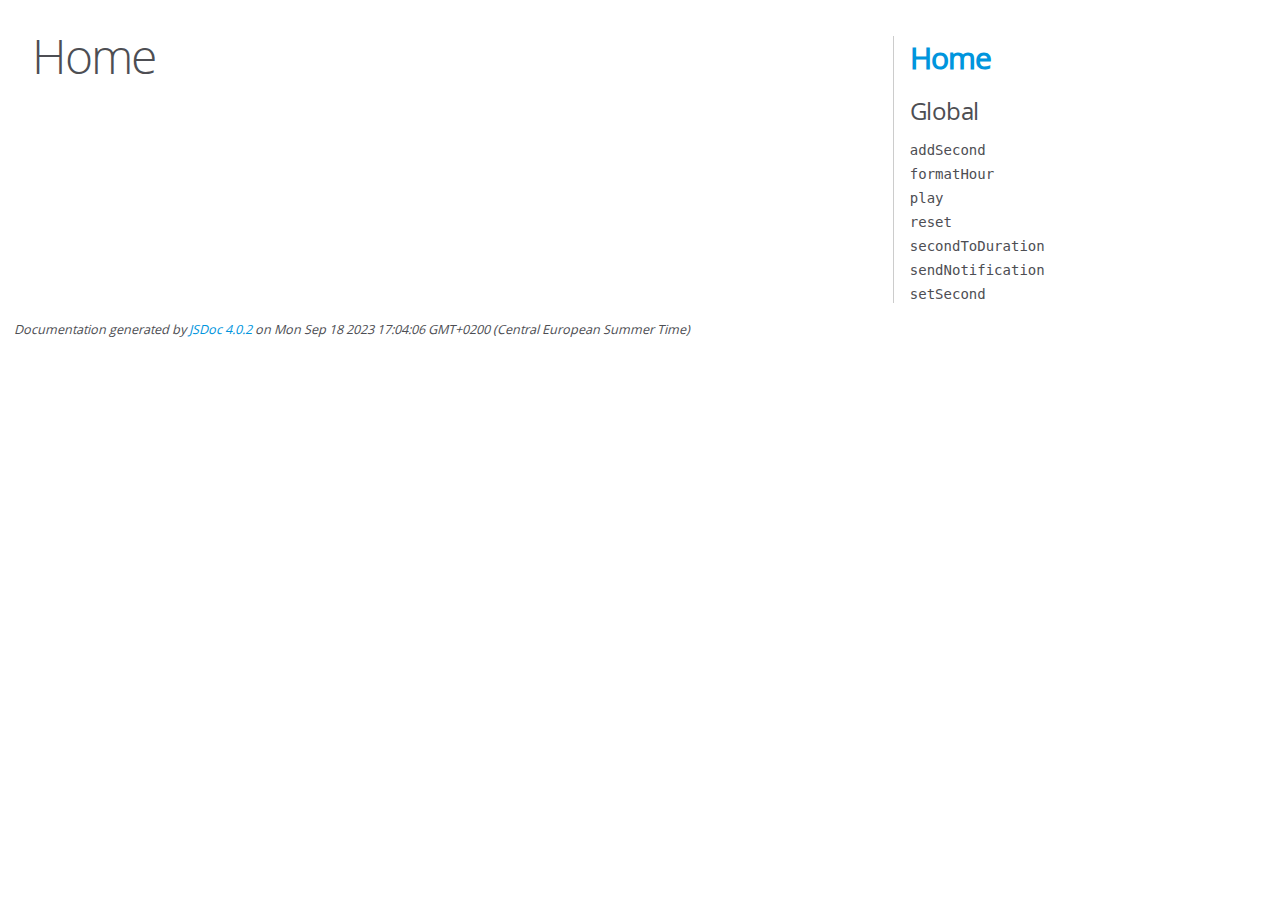
<file: doc/index.html>
<!DOCTYPE html>
<html lang="en">
<head>
    <meta charset="utf-8">
    <title>JSDoc: Home</title>

    <script src="scripts/prettify/prettify.js"> </script>
    <script src="scripts/prettify/lang-css.js"> </script>
    <!--[if lt IE 9]>
      <script src="//html5shiv.googlecode.com/svn/trunk/html5.js"></script>
    <![endif]-->
    <link type="text/css" rel="stylesheet" href="styles/prettify-tomorrow.css">
    <link type="text/css" rel="stylesheet" href="styles/jsdoc-default.css">
</head>

<body>

<div id="main">

    <h1 class="page-title">Home</h1>

    



    


    <h3> </h3>










    









</div>

<nav>
    <h2><a href="index.html">Home</a></h2><h3>Global</h3><ul><li><a href="global.html#addSecond">addSecond</a></li><li><a href="global.html#formatHour">formatHour</a></li><li><a href="global.html#play">play</a></li><li><a href="global.html#reset">reset</a></li><li><a href="global.html#secondToDuration">secondToDuration</a></li><li><a href="global.html#sendNotification">sendNotification</a></li><li><a href="global.html#setSecond">setSecond</a></li></ul>
</nav>

<br class="clear">

<footer>
    Documentation generated by <a href="https://github.com/jsdoc/jsdoc">JSDoc 4.0.2</a> on Mon Sep 18 2023 17:04:06 GMT+0200 (Central European Summer Time)
</footer>

<script> prettyPrint(); </script>
<script src="scripts/linenumber.js"> </script>
</body>
</html>
</file>
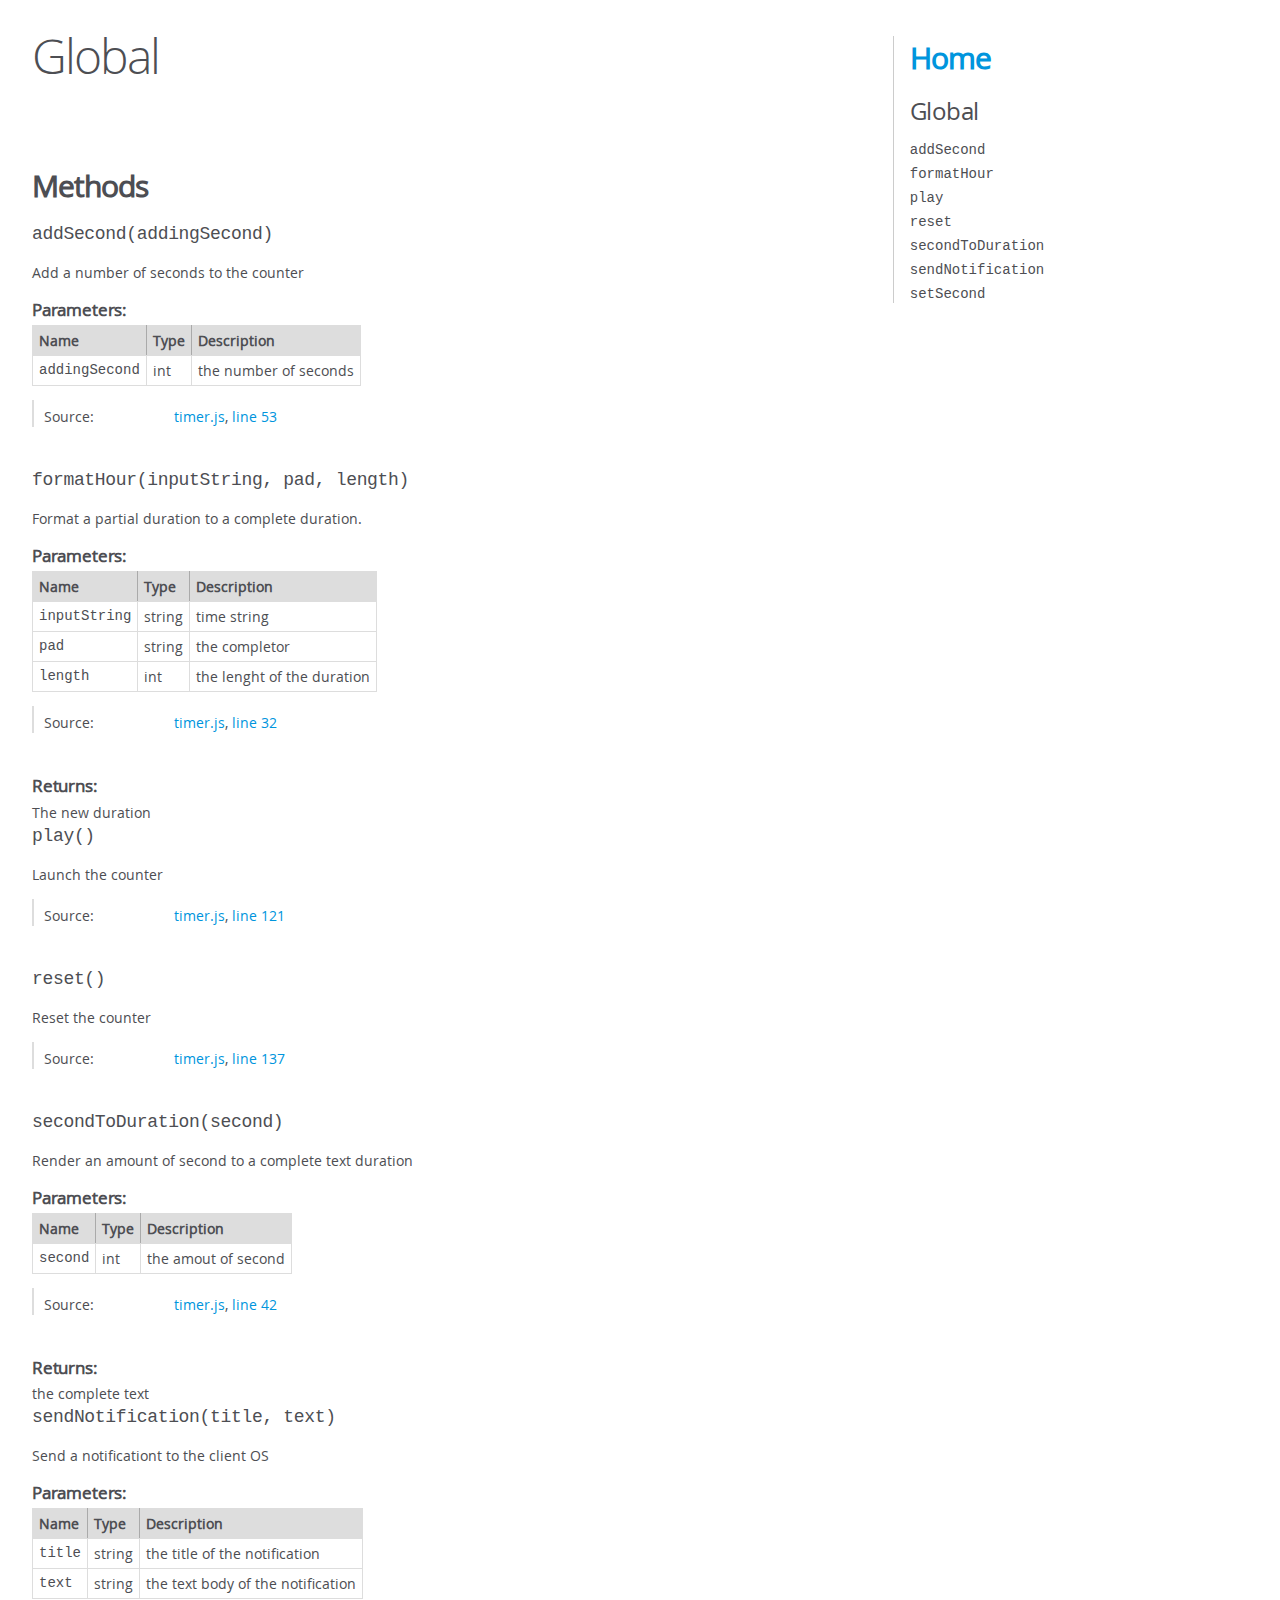
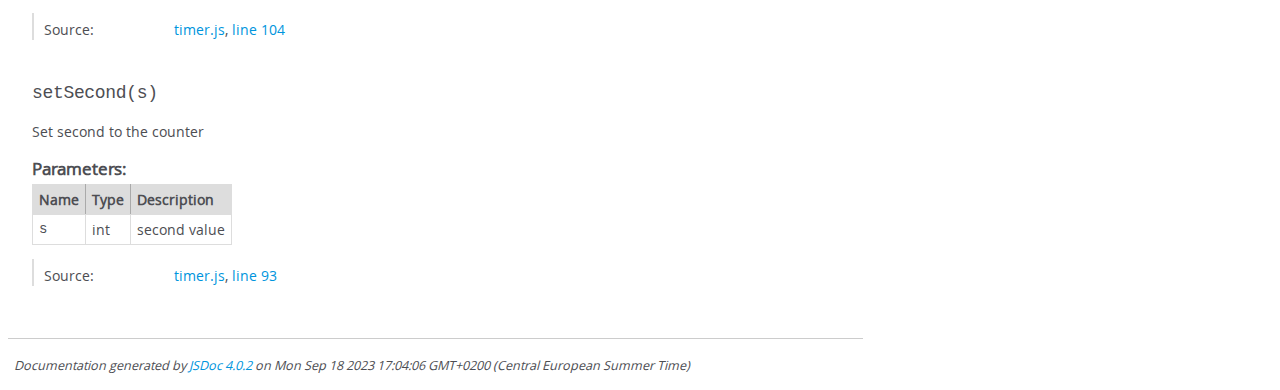
<file: doc/global.html>
<!DOCTYPE html>
<html lang="en">
<head>
    <meta charset="utf-8">
    <title>JSDoc: Global</title>

    <script src="scripts/prettify/prettify.js"> </script>
    <script src="scripts/prettify/lang-css.js"> </script>
    <!--[if lt IE 9]>
      <script src="//html5shiv.googlecode.com/svn/trunk/html5.js"></script>
    <![endif]-->
    <link type="text/css" rel="stylesheet" href="styles/prettify-tomorrow.css">
    <link type="text/css" rel="stylesheet" href="styles/jsdoc-default.css">
</head>

<body>

<div id="main">

    <h1 class="page-title">Global</h1>

    




<section>

<header>
    
        <h2></h2>
        
    
</header>

<article>
    <div class="container-overview">
    
        

        


<dl class="details">

    

    

    

    

    

    

    

    

    

    

    

    

    

    

    

    
</dl>


        
    
    </div>

    

    

    

    

    

    

    

    
        <h3 class="subsection-title">Methods</h3>

        
            

    

    
    <h4 class="name" id="addSecond"><span class="type-signature"></span>addSecond<span class="signature">(addingSecond)</span><span class="type-signature"></span></h4>
    

    



<div class="description">
    Add a number of seconds to the counter
</div>









    <h5>Parameters:</h5>
    

<table class="params">
    <thead>
    <tr>
        
        <th>Name</th>
        

        <th>Type</th>

        

        

        <th class="last">Description</th>
    </tr>
    </thead>

    <tbody>
    

        <tr>
            
                <td class="name"><code>addingSecond</code></td>
            

            <td class="type">
            
                
<span class="param-type">int</span>


            
            </td>

            

            

            <td class="description last">the number of seconds</td>
        </tr>

    
    </tbody>
</table>






<dl class="details">

    

    

    

    

    

    

    

    

    

    

    

    

    
    <dt class="tag-source">Source:</dt>
    <dd class="tag-source"><ul class="dummy"><li>
        <a href="timer.js.html">timer.js</a>, <a href="timer.js.html#line53">line 53</a>
    </li></ul></dd>
    

    

    

    
</dl>




















        
            

    

    
    <h4 class="name" id="formatHour"><span class="type-signature"></span>formatHour<span class="signature">(inputString, pad, length)</span><span class="type-signature"></span></h4>
    

    



<div class="description">
    Format a partial duration to a complete duration.
</div>









    <h5>Parameters:</h5>
    

<table class="params">
    <thead>
    <tr>
        
        <th>Name</th>
        

        <th>Type</th>

        

        

        <th class="last">Description</th>
    </tr>
    </thead>

    <tbody>
    

        <tr>
            
                <td class="name"><code>inputString</code></td>
            

            <td class="type">
            
                
<span class="param-type">string</span>


            
            </td>

            

            

            <td class="description last">time string</td>
        </tr>

    

        <tr>
            
                <td class="name"><code>pad</code></td>
            

            <td class="type">
            
                
<span class="param-type">string</span>


            
            </td>

            

            

            <td class="description last">the completor</td>
        </tr>

    

        <tr>
            
                <td class="name"><code>length</code></td>
            

            <td class="type">
            
                
<span class="param-type">int</span>


            
            </td>

            

            

            <td class="description last">the lenght of the duration</td>
        </tr>

    
    </tbody>
</table>






<dl class="details">

    

    

    

    

    

    

    

    

    

    

    

    

    
    <dt class="tag-source">Source:</dt>
    <dd class="tag-source"><ul class="dummy"><li>
        <a href="timer.js.html">timer.js</a>, <a href="timer.js.html#line32">line 32</a>
    </li></ul></dd>
    

    

    

    
</dl>















<h5>Returns:</h5>

        
<div class="param-desc">
    The new duration
</div>



    





        
            

    

    
    <h4 class="name" id="play"><span class="type-signature"></span>play<span class="signature">()</span><span class="type-signature"></span></h4>
    

    



<div class="description">
    Launch the counter
</div>













<dl class="details">

    

    

    

    

    

    

    

    

    

    

    

    

    
    <dt class="tag-source">Source:</dt>
    <dd class="tag-source"><ul class="dummy"><li>
        <a href="timer.js.html">timer.js</a>, <a href="timer.js.html#line121">line 121</a>
    </li></ul></dd>
    

    

    

    
</dl>




















        
            

    

    
    <h4 class="name" id="reset"><span class="type-signature"></span>reset<span class="signature">()</span><span class="type-signature"></span></h4>
    

    



<div class="description">
    Reset the counter
</div>













<dl class="details">

    

    

    

    

    

    

    

    

    

    

    

    

    
    <dt class="tag-source">Source:</dt>
    <dd class="tag-source"><ul class="dummy"><li>
        <a href="timer.js.html">timer.js</a>, <a href="timer.js.html#line137">line 137</a>
    </li></ul></dd>
    

    

    

    
</dl>




















        
            

    

    
    <h4 class="name" id="secondToDuration"><span class="type-signature"></span>secondToDuration<span class="signature">(second)</span><span class="type-signature"></span></h4>
    

    



<div class="description">
    Render an amount of second to a complete text duration
</div>









    <h5>Parameters:</h5>
    

<table class="params">
    <thead>
    <tr>
        
        <th>Name</th>
        

        <th>Type</th>

        

        

        <th class="last">Description</th>
    </tr>
    </thead>

    <tbody>
    

        <tr>
            
                <td class="name"><code>second</code></td>
            

            <td class="type">
            
                
<span class="param-type">int</span>


            
            </td>

            

            

            <td class="description last">the amout of second</td>
        </tr>

    
    </tbody>
</table>






<dl class="details">

    

    

    

    

    

    

    

    

    

    

    

    

    
    <dt class="tag-source">Source:</dt>
    <dd class="tag-source"><ul class="dummy"><li>
        <a href="timer.js.html">timer.js</a>, <a href="timer.js.html#line42">line 42</a>
    </li></ul></dd>
    

    

    

    
</dl>















<h5>Returns:</h5>

        
<div class="param-desc">
    the complete text
</div>



    





        
            

    

    
    <h4 class="name" id="sendNotification"><span class="type-signature"></span>sendNotification<span class="signature">(title, text)</span><span class="type-signature"></span></h4>
    

    



<div class="description">
    Send a notificationt to the client OS
</div>









    <h5>Parameters:</h5>
    

<table class="params">
    <thead>
    <tr>
        
        <th>Name</th>
        

        <th>Type</th>

        

        

        <th class="last">Description</th>
    </tr>
    </thead>

    <tbody>
    

        <tr>
            
                <td class="name"><code>title</code></td>
            

            <td class="type">
            
                
<span class="param-type">string</span>


            
            </td>

            

            

            <td class="description last">the title of the notification</td>
        </tr>

    

        <tr>
            
                <td class="name"><code>text</code></td>
            

            <td class="type">
            
                
<span class="param-type">string</span>


            
            </td>

            

            

            <td class="description last">the text body of the notification</td>
        </tr>

    
    </tbody>
</table>






<dl class="details">

    

    

    

    

    

    

    

    

    

    

    

    

    
    <dt class="tag-source">Source:</dt>
    <dd class="tag-source"><ul class="dummy"><li>
        <a href="timer.js.html">timer.js</a>, <a href="timer.js.html#line104">line 104</a>
    </li></ul></dd>
    

    

    

    
</dl>




















        
            

    

    
    <h4 class="name" id="setSecond"><span class="type-signature"></span>setSecond<span class="signature">(s)</span><span class="type-signature"></span></h4>
    

    



<div class="description">
    Set second to the counter
</div>









    <h5>Parameters:</h5>
    

<table class="params">
    <thead>
    <tr>
        
        <th>Name</th>
        

        <th>Type</th>

        

        

        <th class="last">Description</th>
    </tr>
    </thead>

    <tbody>
    

        <tr>
            
                <td class="name"><code>s</code></td>
            

            <td class="type">
            
                
<span class="param-type">int</span>


            
            </td>

            

            

            <td class="description last">second value</td>
        </tr>

    
    </tbody>
</table>






<dl class="details">

    

    

    

    

    

    

    

    

    

    

    

    

    
    <dt class="tag-source">Source:</dt>
    <dd class="tag-source"><ul class="dummy"><li>
        <a href="timer.js.html">timer.js</a>, <a href="timer.js.html#line93">line 93</a>
    </li></ul></dd>
    

    

    

    
</dl>




















        
    

    

    
</article>

</section>




</div>

<nav>
    <h2><a href="index.html">Home</a></h2><h3>Global</h3><ul><li><a href="global.html#addSecond">addSecond</a></li><li><a href="global.html#formatHour">formatHour</a></li><li><a href="global.html#play">play</a></li><li><a href="global.html#reset">reset</a></li><li><a href="global.html#secondToDuration">secondToDuration</a></li><li><a href="global.html#sendNotification">sendNotification</a></li><li><a href="global.html#setSecond">setSecond</a></li></ul>
</nav>

<br class="clear">

<footer>
    Documentation generated by <a href="https://github.com/jsdoc/jsdoc">JSDoc 4.0.2</a> on Mon Sep 18 2023 17:04:06 GMT+0200 (Central European Summer Time)
</footer>

<script> prettyPrint(); </script>
<script src="scripts/linenumber.js"> </script>
</body>
</html>
</file>
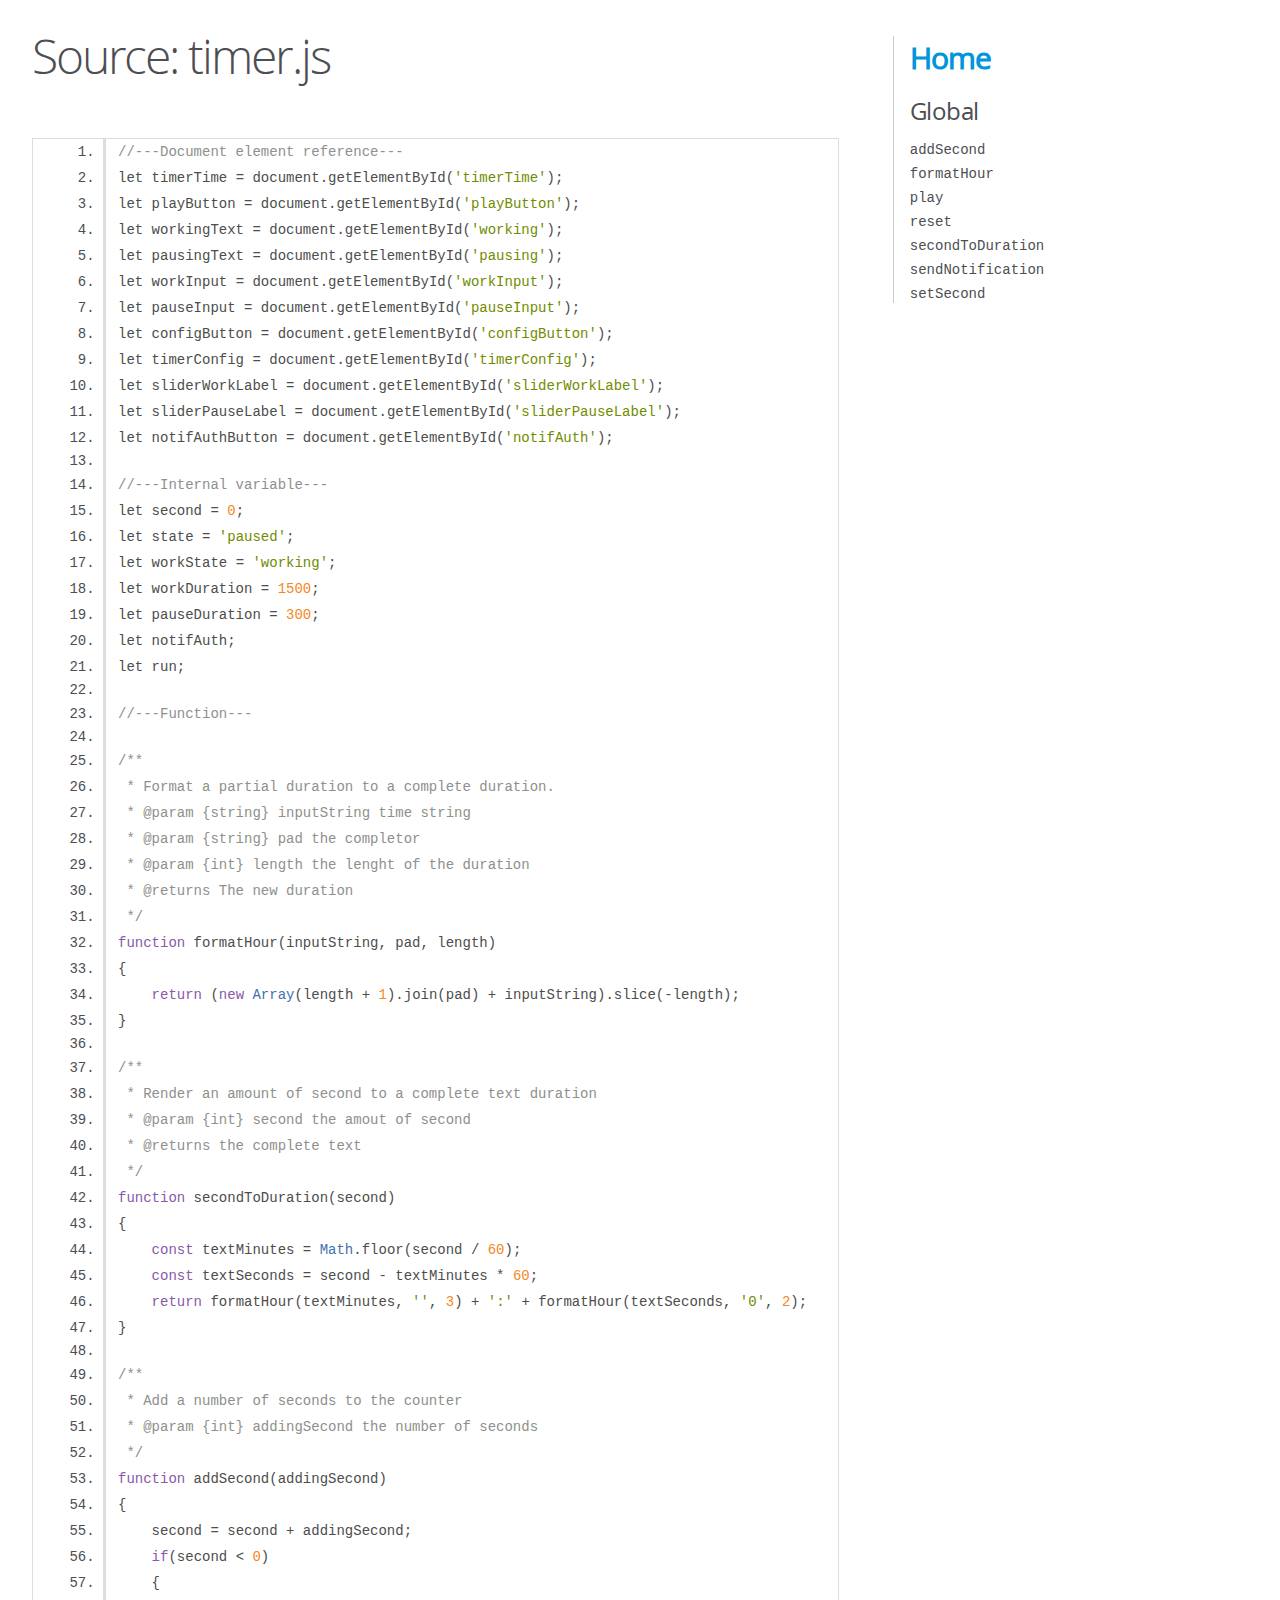
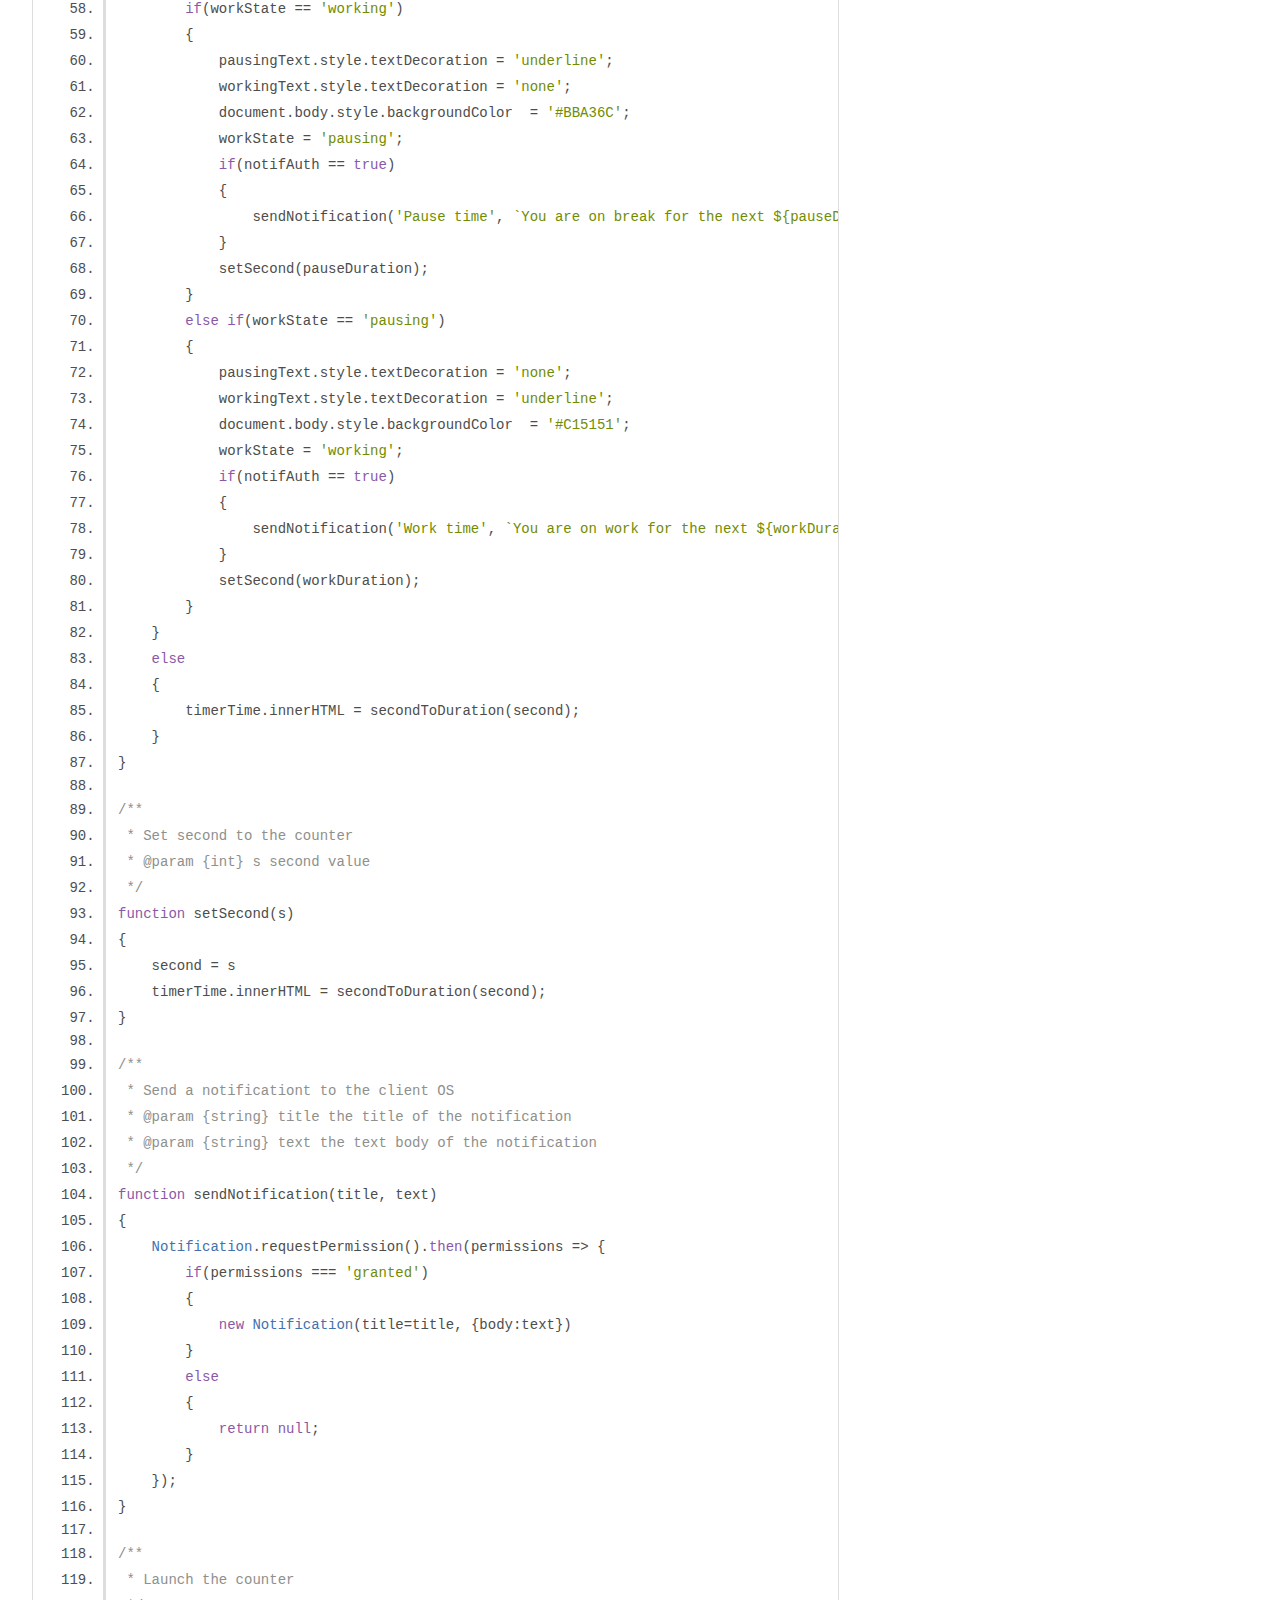
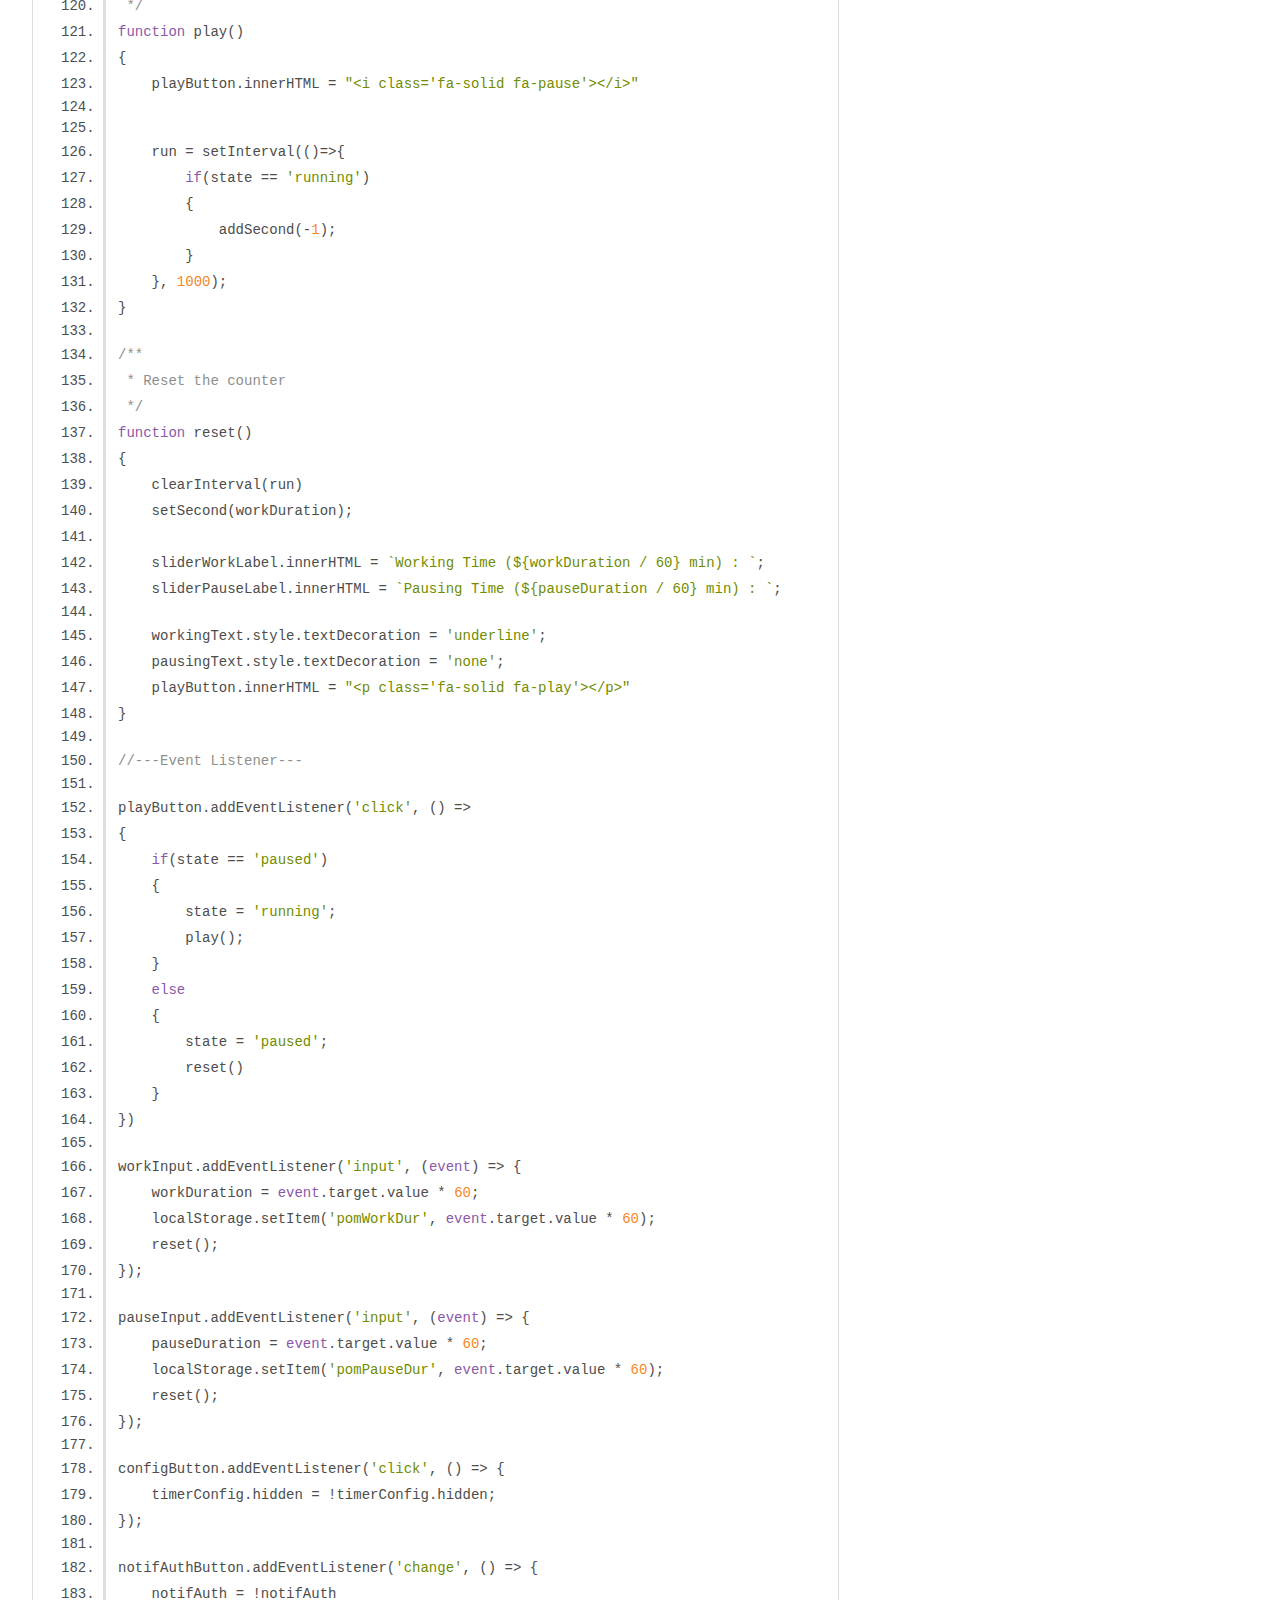
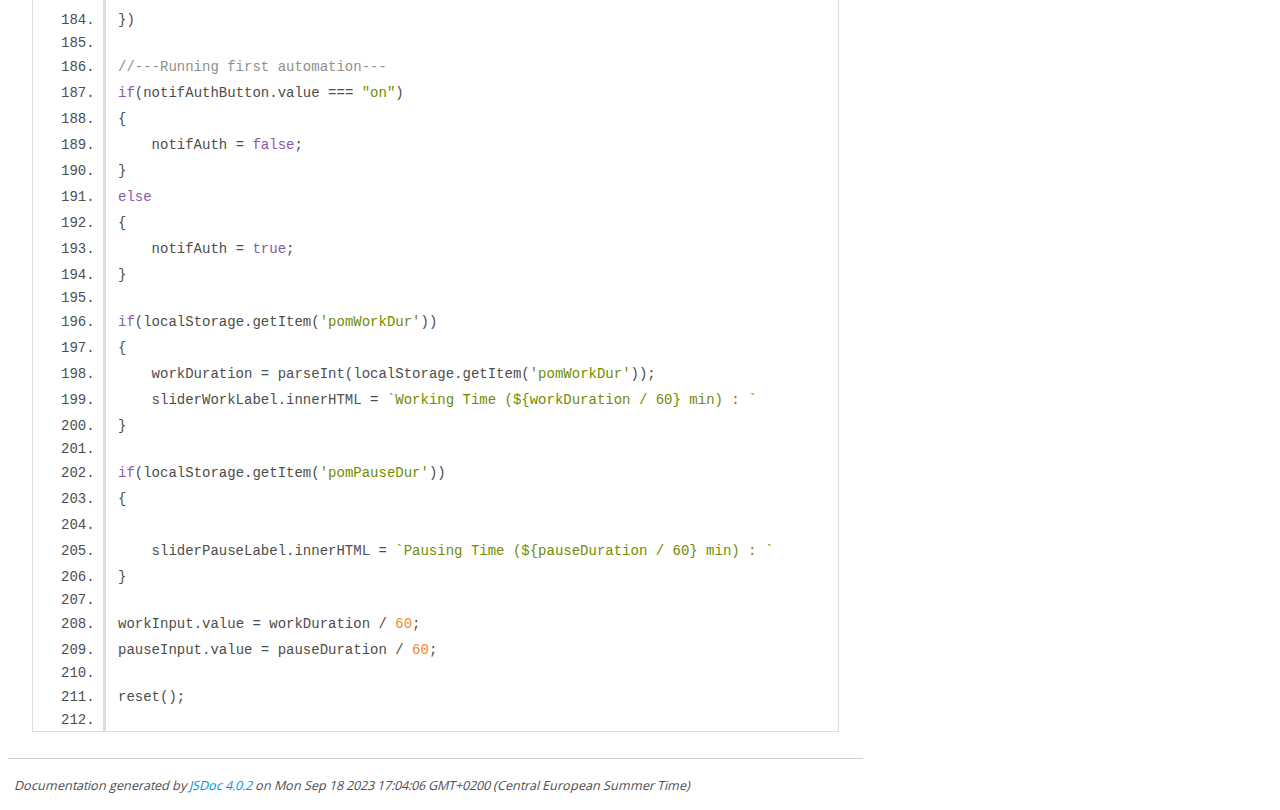
<file: doc/timer.js.html>
<!DOCTYPE html>
<html lang="en">
<head>
    <meta charset="utf-8">
    <title>JSDoc: Source: timer.js</title>

    <script src="scripts/prettify/prettify.js"> </script>
    <script src="scripts/prettify/lang-css.js"> </script>
    <!--[if lt IE 9]>
      <script src="//html5shiv.googlecode.com/svn/trunk/html5.js"></script>
    <![endif]-->
    <link type="text/css" rel="stylesheet" href="styles/prettify-tomorrow.css">
    <link type="text/css" rel="stylesheet" href="styles/jsdoc-default.css">
</head>

<body>

<div id="main">

    <h1 class="page-title">Source: timer.js</h1>

    



    
    <section>
        <article>
            <pre class="prettyprint source linenums"><code>//---Document element reference---
let timerTime = document.getElementById('timerTime'); 
let playButton = document.getElementById('playButton'); 
let workingText = document.getElementById('working'); 
let pausingText = document.getElementById('pausing');
let workInput = document.getElementById('workInput'); 
let pauseInput = document.getElementById('pauseInput');
let configButton = document.getElementById('configButton');
let timerConfig = document.getElementById('timerConfig');
let sliderWorkLabel = document.getElementById('sliderWorkLabel'); 
let sliderPauseLabel = document.getElementById('sliderPauseLabel');
let notifAuthButton = document.getElementById('notifAuth');

//---Internal variable---
let second = 0;
let state = 'paused';
let workState = 'working';
let workDuration = 1500; 
let pauseDuration = 300;
let notifAuth;
let run;

//---Function---

/**
 * Format a partial duration to a complete duration.
 * @param {string} inputString time string
 * @param {string} pad the completor
 * @param {int} length the lenght of the duration
 * @returns The new duration
 */
function formatHour(inputString, pad, length) 
{
    return (new Array(length + 1).join(pad) + inputString).slice(-length);
}

/**
 * Render an amount of second to a complete text duration
 * @param {int} second the amout of second
 * @returns the complete text
 */
function secondToDuration(second)
{
    const textMinutes = Math.floor(second / 60);
    const textSeconds = second - textMinutes * 60;
    return formatHour(textMinutes, '', 3) + ':' + formatHour(textSeconds, '0', 2);
}

/**
 * Add a number of seconds to the counter
 * @param {int} addingSecond the number of seconds
 */
function addSecond(addingSecond)
{
    second = second + addingSecond;
    if(second &lt; 0)
    {
        if(workState == 'working')
        {
            pausingText.style.textDecoration = 'underline';
            workingText.style.textDecoration = 'none';
            document.body.style.backgroundColor  = '#BBA36C';
            workState = 'pausing';
            if(notifAuth == true)
            {
                sendNotification('Pause time', `You are on break for the next ${pauseDuration/60} minutes`)
            }
            setSecond(pauseDuration);
        }
        else if(workState == 'pausing')
        {            
            pausingText.style.textDecoration = 'none';
            workingText.style.textDecoration = 'underline';
            document.body.style.backgroundColor  = '#C15151';
            workState = 'working';
            if(notifAuth == true)
            {
                sendNotification('Work time', `You are on work for the next ${workDuration/60} minutes`);
            }
            setSecond(workDuration);
        }
    }
    else
    {
        timerTime.innerHTML = secondToDuration(second);
    }
}

/**
 * Set second to the counter
 * @param {int} s second value
 */
function setSecond(s)
{
    second = s
    timerTime.innerHTML = secondToDuration(second);
}

/**
 * Send a notificationt to the client OS
 * @param {string} title the title of the notification
 * @param {string} text the text body of the notification
 */
function sendNotification(title, text)
{
    Notification.requestPermission().then(permissions => {
        if(permissions === 'granted')
        {
            new Notification(title=title, {body:text})
        }
        else
        {
            return null;
        }
    });
}

/**
 * Launch the counter
 */
function play()
{
    playButton.innerHTML = "&lt;i class='fa-solid fa-pause'>&lt;/i>"


    run = setInterval(()=>{
        if(state == 'running')
        {
            addSecond(-1);
        }
    }, 1000);
}

/**
 * Reset the counter
 */
function reset() 
{
    clearInterval(run)
    setSecond(workDuration);
    
    sliderWorkLabel.innerHTML = `Working Time (${workDuration / 60} min) : `;
    sliderPauseLabel.innerHTML = `Pausing Time (${pauseDuration / 60} min) : `;

    workingText.style.textDecoration = 'underline';
    pausingText.style.textDecoration = 'none';
    playButton.innerHTML = "&lt;p class='fa-solid fa-play'>&lt;/p>"
}

//---Event Listener---

playButton.addEventListener('click', () =>
{
    if(state == 'paused')
    {
        state = 'running';
        play();
    }
    else
    {
        state = 'paused';
        reset()
    }
})

workInput.addEventListener('input', (event) => {
    workDuration = event.target.value * 60;
    localStorage.setItem('pomWorkDur', event.target.value * 60);
    reset();
});

pauseInput.addEventListener('input', (event) => {
    pauseDuration = event.target.value * 60;
    localStorage.setItem('pomPauseDur', event.target.value * 60);
    reset();
});

configButton.addEventListener('click', () => {
    timerConfig.hidden = !timerConfig.hidden;
});

notifAuthButton.addEventListener('change', () => {
    notifAuth = !notifAuth
})

//---Running first automation---
if(notifAuthButton.value === "on")
{
    notifAuth = false;
}
else 
{
    notifAuth = true;
}

if(localStorage.getItem('pomWorkDur'))
{
    workDuration = parseInt(localStorage.getItem('pomWorkDur'));
    sliderWorkLabel.innerHTML = `Working Time (${workDuration / 60} min) : `
}

if(localStorage.getItem('pomPauseDur')) 
{
    
    sliderPauseLabel.innerHTML = `Pausing Time (${pauseDuration / 60} min) : `
}

workInput.value = workDuration / 60;
pauseInput.value = pauseDuration / 60;

reset();

</code></pre>
        </article>
    </section>




</div>

<nav>
    <h2><a href="index.html">Home</a></h2><h3>Global</h3><ul><li><a href="global.html#addSecond">addSecond</a></li><li><a href="global.html#formatHour">formatHour</a></li><li><a href="global.html#play">play</a></li><li><a href="global.html#reset">reset</a></li><li><a href="global.html#secondToDuration">secondToDuration</a></li><li><a href="global.html#sendNotification">sendNotification</a></li><li><a href="global.html#setSecond">setSecond</a></li></ul>
</nav>

<br class="clear">

<footer>
    Documentation generated by <a href="https://github.com/jsdoc/jsdoc">JSDoc 4.0.2</a> on Mon Sep 18 2023 17:04:06 GMT+0200 (Central European Summer Time)
</footer>

<script> prettyPrint(); </script>
<script src="scripts/linenumber.js"> </script>
</body>
</html>
</file>
<file: doc/styles/prettify-tomorrow.css>
/* Tomorrow Theme */
/* Original theme - https://github.com/chriskempson/tomorrow-theme */
/* Pretty printing styles. Used with prettify.js. */
/* SPAN elements with the classes below are added by prettyprint. */
/* plain text */
.pln {
  color: #4d4d4c; }

@media screen {
  /* string content */
  .str {
    color: #718c00; }

  /* a keyword */
  .kwd {
    color: #8959a8; }

  /* a comment */
  .com {
    color: #8e908c; }

  /* a type name */
  .typ {
    color: #4271ae; }

  /* a literal value */
  .lit {
    color: #f5871f; }

  /* punctuation */
  .pun {
    color: #4d4d4c; }

  /* lisp open bracket */
  .opn {
    color: #4d4d4c; }

  /* lisp close bracket */
  .clo {
    color: #4d4d4c; }

  /* a markup tag name */
  .tag {
    color: #c82829; }

  /* a markup attribute name */
  .atn {
    color: #f5871f; }

  /* a markup attribute value */
  .atv {
    color: #3e999f; }

  /* a declaration */
  .dec {
    color: #f5871f; }

  /* a variable name */
  .var {
    color: #c82829; }

  /* a function name */
  .fun {
    color: #4271ae; } }
/* Use higher contrast and text-weight for printable form. */
@media print, projection {
  .str {
    color: #060; }

  .kwd {
    color: #006;
    font-weight: bold; }

  .com {
    color: #600;
    font-style: italic; }

  .typ {
    color: #404;
    font-weight: bold; }

  .lit {
    color: #044; }

  .pun, .opn, .clo {
    color: #440; }

  .tag {
    color: #006;
    font-weight: bold; }

  .atn {
    color: #404; }

  .atv {
    color: #060; } }
/* Style */
/*
pre.prettyprint {
  background: white;
  font-family: Consolas, Monaco, 'Andale Mono', monospace;
  font-size: 12px;
  line-height: 1.5;
  border: 1px solid #ccc;
  padding: 10px; }
*/

/* Specify class=linenums on a pre to get line numbering */
ol.linenums {
  margin-top: 0;
  margin-bottom: 0; }

/* IE indents via margin-left */
li.L0,
li.L1,
li.L2,
li.L3,
li.L4,
li.L5,
li.L6,
li.L7,
li.L8,
li.L9 {
  /* */ }

/* Alternate shading for lines */
li.L1,
li.L3,
li.L5,
li.L7,
li.L9 {
  /* */ }
</file>
<file: doc/styles/jsdoc-default.css>
@font-face {
    font-family: 'Open Sans';
    font-weight: normal;
    font-style: normal;
    src: url('../fonts/OpenSans-Regular-webfont.eot');
    src:
        local('Open Sans'),
        local('OpenSans'),
        url('../fonts/OpenSans-Regular-webfont.eot?#iefix') format('embedded-opentype'),
        url('../fonts/OpenSans-Regular-webfont.woff') format('woff'),
        url('../fonts/OpenSans-Regular-webfont.svg#open_sansregular') format('svg');
}

@font-face {
    font-family: 'Open Sans Light';
    font-weight: normal;
    font-style: normal;
    src: url('../fonts/OpenSans-Light-webfont.eot');
    src:
        local('Open Sans Light'),
        local('OpenSans Light'),
        url('../fonts/OpenSans-Light-webfont.eot?#iefix') format('embedded-opentype'),
        url('../fonts/OpenSans-Light-webfont.woff') format('woff'),
        url('../fonts/OpenSans-Light-webfont.svg#open_sanslight') format('svg');
}

html
{
    overflow: auto;
    background-color: #fff;
    font-size: 14px;
}

body
{
    font-family: 'Open Sans', sans-serif;
    line-height: 1.5;
    color: #4d4e53;
    background-color: white;
}

a, a:visited, a:active {
    color: #0095dd;
    text-decoration: none;
}

a:hover {
    text-decoration: underline;
}

header
{
    display: block;
    padding: 0px 4px;
}

tt, code, kbd, samp {
    font-family: Consolas, Monaco, 'Andale Mono', monospace;
}

.class-description {
    font-size: 130%;
    line-height: 140%;
    margin-bottom: 1em;
    margin-top: 1em;
}

.class-description:empty {
    margin: 0;
}

#main {
    float: left;
    width: 70%;
}

article dl {
    margin-bottom: 40px;
}

article img {
  max-width: 100%;
}

section
{
    display: block;
    background-color: #fff;
    padding: 12px 24px;
    border-bottom: 1px solid #ccc;
    margin-right: 30px;
}

.variation {
    display: none;
}

.signature-attributes {
    font-size: 60%;
    color: #aaa;
    font-style: italic;
    font-weight: lighter;
}

nav
{
    display: block;
    float: right;
    margin-top: 28px;
    width: 30%;
    box-sizing: border-box;
    border-left: 1px solid #ccc;
    padding-left: 16px;
}

nav ul {
    font-family: 'Lucida Grande', 'Lucida Sans Unicode', arial, sans-serif;
    font-size: 100%;
    line-height: 17px;
    padding: 0;
    margin: 0;
    list-style-type: none;
}

nav ul a, nav ul a:visited, nav ul a:active {
    font-family: Consolas, Monaco, 'Andale Mono', monospace;
    line-height: 18px;
    color: #4D4E53;
}

nav h3 {
    margin-top: 12px;
}

nav li {
    margin-top: 6px;
}

footer {
    display: block;
    padding: 6px;
    margin-top: 12px;
    font-style: italic;
    font-size: 90%;
}

h1, h2, h3, h4 {
    font-weight: 200;
    margin: 0;
}

h1
{
    font-family: 'Open Sans Light', sans-serif;
    font-size: 48px;
    letter-spacing: -2px;
    margin: 12px 24px 20px;
}

h2, h3.subsection-title
{
    font-size: 30px;
    font-weight: 700;
    letter-spacing: -1px;
    margin-bottom: 12px;
}

h3
{
    font-size: 24px;
    letter-spacing: -0.5px;
    margin-bottom: 12px;
}

h4
{
    font-size: 18px;
    letter-spacing: -0.33px;
    margin-bottom: 12px;
    color: #4d4e53;
}

h5, .container-overview .subsection-title
{
    font-size: 120%;
    font-weight: bold;
    letter-spacing: -0.01em;
    margin: 8px 0 3px 0;
}

h6
{
    font-size: 100%;
    letter-spacing: -0.01em;
    margin: 6px 0 3px 0;
    font-style: italic;
}

table
{
    border-spacing: 0;
    border: 0;
    border-collapse: collapse;
}

td, th
{
    border: 1px solid #ddd;
    margin: 0px;
    text-align: left;
    vertical-align: top;
    padding: 4px 6px;
    display: table-cell;
}

thead tr
{
    background-color: #ddd;
    font-weight: bold;
}

th { border-right: 1px solid #aaa; }
tr > th:last-child { border-right: 1px solid #ddd; }

.ancestors, .attribs { color: #999; }
.ancestors a, .attribs a
{
    color: #999 !important;
    text-decoration: none;
}

.clear
{
    clear: both;
}

.important
{
    font-weight: bold;
    color: #950B02;
}

.yes-def {
    text-indent: -1000px;
}

.type-signature {
    color: #aaa;
}

.name, .signature {
    font-family: Consolas, Monaco, 'Andale Mono', monospace;
}

.details { margin-top: 14px; border-left: 2px solid #DDD; }
.details dt { width: 120px; float: left; padding-left: 10px;  padding-top: 6px; }
.details dd { margin-left: 70px; }
.details ul { margin: 0; }
.details ul { list-style-type: none; }
.details li { margin-left: 30px; padding-top: 6px; }
.details pre.prettyprint { margin: 0 }
.details .object-value { padding-top: 0; }

.description {
    margin-bottom: 1em;
    margin-top: 1em;
}

.code-caption
{
    font-style: italic;
    font-size: 107%;
    margin: 0;
}

.source
{
    border: 1px solid #ddd;
    width: 80%;
    overflow: auto;
}

.prettyprint.source {
    width: inherit;
}

.source code
{
    font-size: 100%;
    line-height: 18px;
    display: block;
    padding: 4px 12px;
    margin: 0;
    background-color: #fff;
    color: #4D4E53;
}

.prettyprint code span.line
{
  display: inline-block;
}

.prettyprint.linenums
{
  padding-left: 70px;
  -webkit-user-select: none;
  -moz-user-select: none;
  -ms-user-select: none;
  user-select: none;
}

.prettyprint.linenums ol
{
  padding-left: 0;
}

.prettyprint.linenums li
{
  border-left: 3px #ddd solid;
}

.prettyprint.linenums li.selected,
.prettyprint.linenums li.selected *
{
  background-color: lightyellow;
}

.prettyprint.linenums li *
{
  -webkit-user-select: text;
  -moz-user-select: text;
  -ms-user-select: text;
  user-select: text;
}

.params .name, .props .name, .name code {
    color: #4D4E53;
    font-family: Consolas, Monaco, 'Andale Mono', monospace;
    font-size: 100%;
}

.params td.description > p:first-child,
.props td.description > p:first-child
{
    margin-top: 0;
    padding-top: 0;
}

.params td.description > p:last-child,
.props td.description > p:last-child
{
    margin-bottom: 0;
    padding-bottom: 0;
}

.disabled {
    color: #454545;
}
</file>
